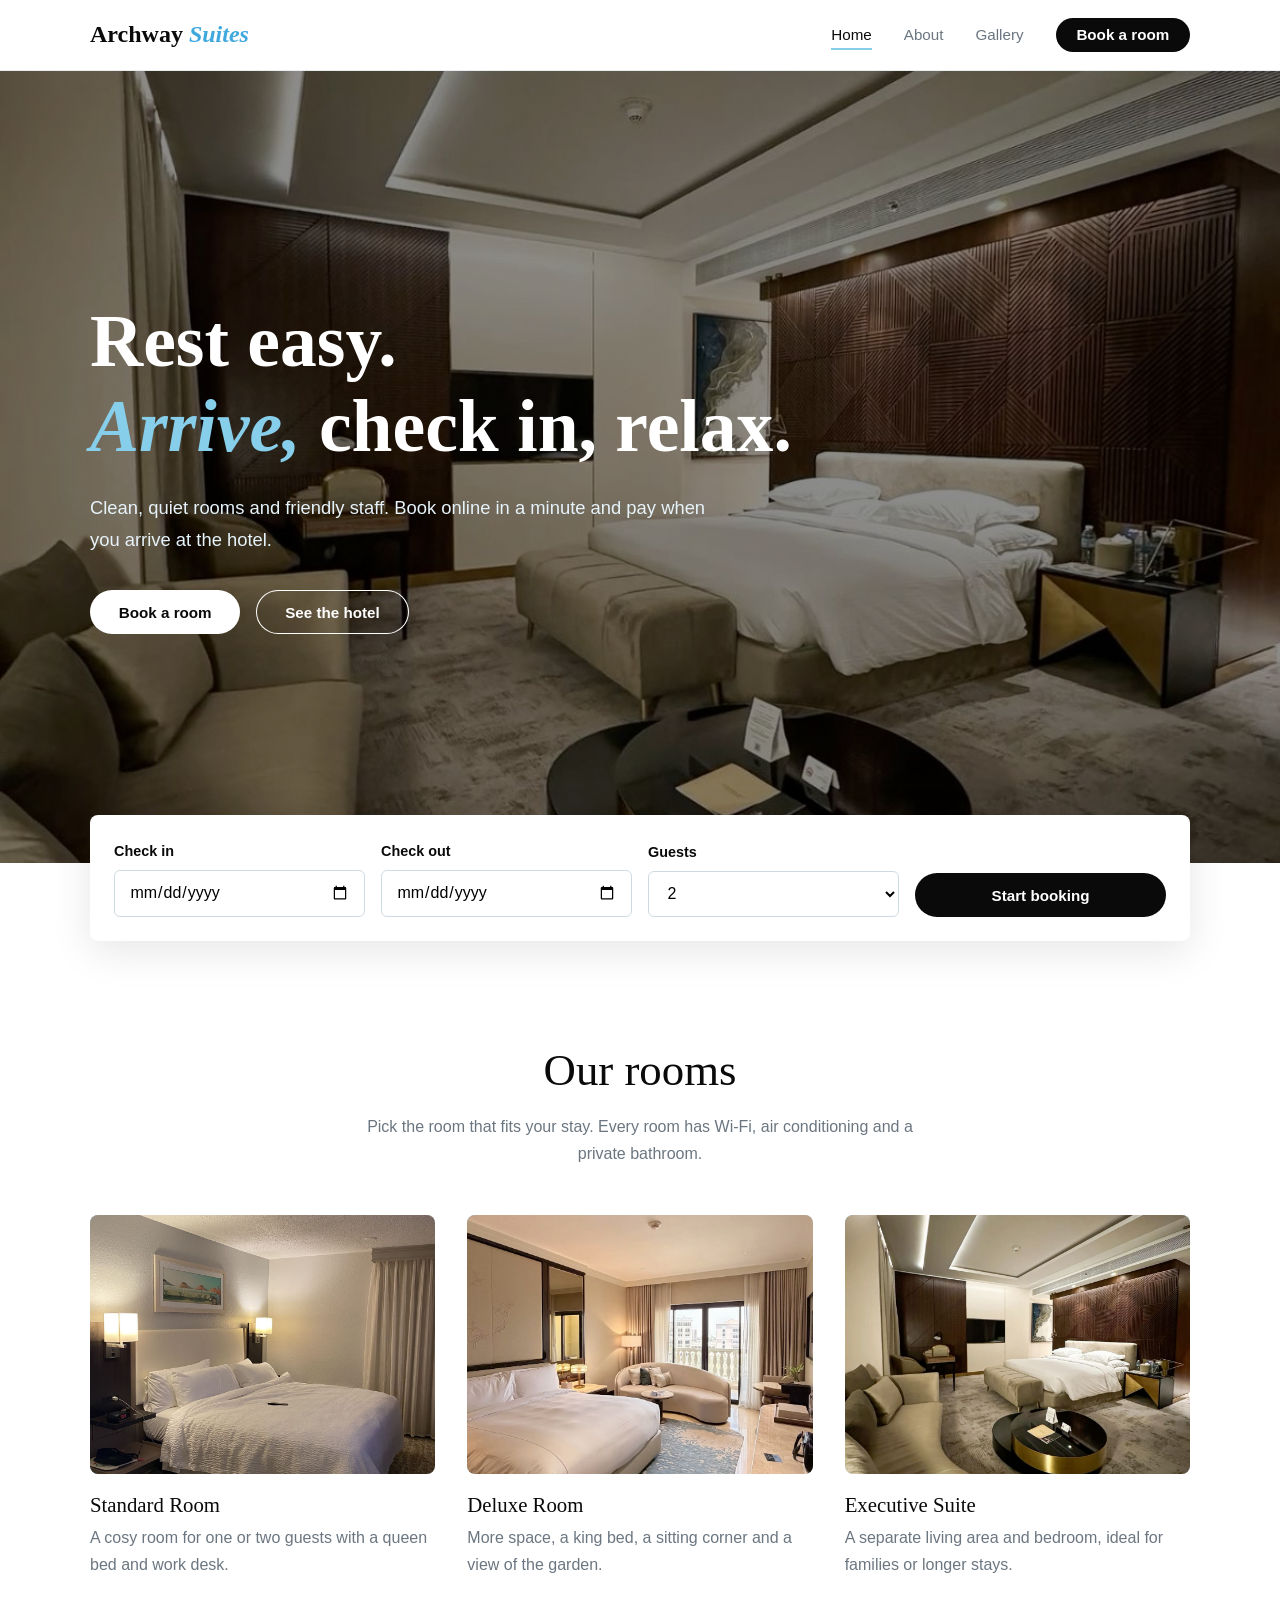
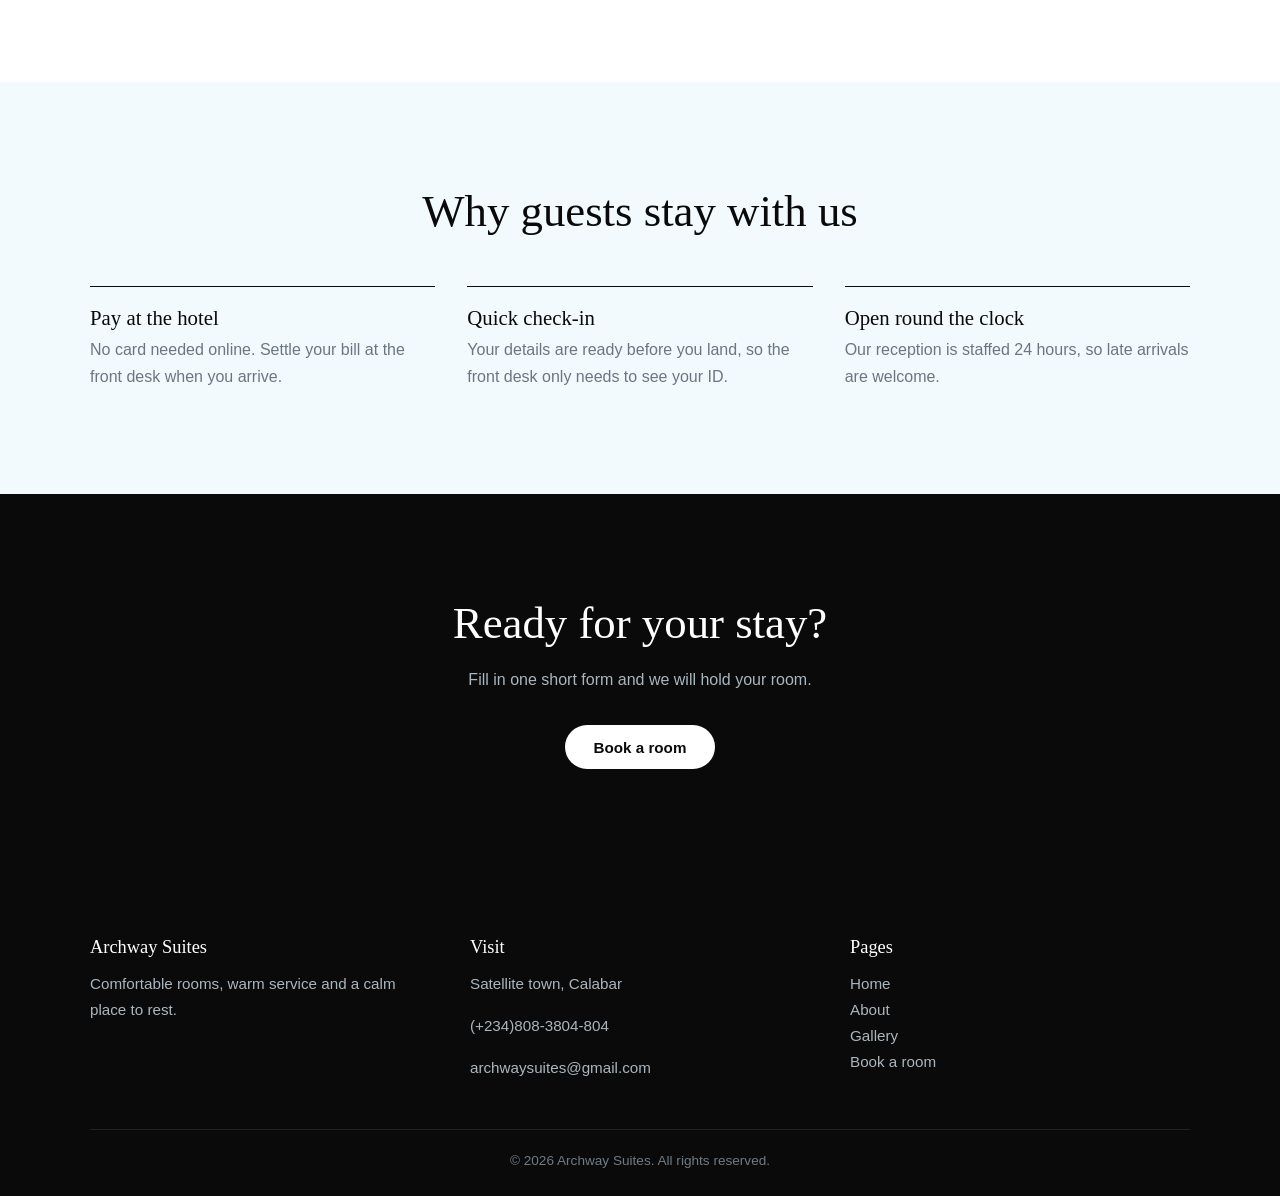
<file: index.html>
<!doctype html>
<html lang="en">
  <head>
    <meta charset="UTF-8" />
    <meta name="viewport" content="width=device-width,initial-scale=1" />
    <title>Home | Archway Suites</title>
    <link rel="stylesheet" href="style.css" />
  </head>
  <body>
    <header class="site-header">
      <div class="container nav">
        <a class="logo" href="index.html">
          <b>Archway</b>
          <span><b>Suites</b></span>
        </a>
        <button class="menu-btn" aria-label="Open menu">&#9776;</button>
        <nav id="nav">
          <a href="index.html" class="active">Home</a>
          <a href="about.html">About</a>
          <a href="gallery.html">Gallery</a>
          <a class="btn btn-sm" href="booking.html">Book a room</a>
        </nav>
      </div>
    </header>
    <section class="hero">
      <div class="container">
        <h1>
          <b>Rest easy.
          <br/>
          <em>Arrive,</em>
          check in, relax.</b>
        </h1>
        <p>
          Clean, quiet rooms and friendly staff. Book online in a minute and pay when you arrive at
          the hotel.
        </p>
        <div class="actions">
          <a class="btn btn-light" href="booking.html">Book a room</a>
          <a class="btn btn-ghost" href="gallery.html">See the hotel</a>
        </div>
      </div>
    </section>

    <section class="quick">
      <div class="container">
        <form action="booking.html" method="get">
          <div class="field">
            <label for="q1">Check in</label>
            <input type="date" id="q1" name="in" class="date-in" />
          </div>
          <div class="field">
            <label for="q2">Check out</label>
            <input type="date" id="q2" name="out" class="date-out" />
          </div>
          <div class="field">
            <label for="q3">Guests</label>
            <select id="q3" name="guests">
              <option>1</option>
              <option selected>2</option>
              <option>3</option>
              <option>4</option>
            </select>
          </div>
          <button class="btn" type="submit">Start booking</button>
        </form>
      </div>
    </section>

    <section>
      <div class="container center reveal">
        <h2>Our rooms</h2>
        <p>
          Pick the room that fits your stay. Every room has Wi-Fi, air conditioning and a private
          bathroom.
        </p>
        <div class="grid g3">
          <article class="card">
            <div class="thumb">
              <img src="images/IMG_3229.JPG" alt="Standard room" onerror="this.remove()" />
            </div>
            <div class="body">
              <h3>Standard Room</h3>
              <p>A cosy room for one or two guests with a queen bed and work desk.</p>
            </div>
          </article>
          <article class="card">
            <div class="thumb">
              <img src="images/IMG_3230.JPG" alt="Deluxe room" onerror="this.remove()" />
            </div>
            <div class="body">
              <h3>Deluxe Room</h3>
              <p>More space, a king bed, a sitting corner and a view of the garden.</p>
            </div>
          </article>
          <article class="card">
            <div class="thumb">
              <img src="images/IMG_3231.JPG" alt="Executive suite" onerror="this.remove()" />
            </div>
            <div class="body">
              <h3>Executive Suite</h3>
              <p>A separate living area and bedroom, ideal for families or longer stays.</p>
            </div>
          </article>
        </div>
      </div>
    </section>

    <section class="tint">
      <div class="container center reveal">
        <h2>Why guests stay with us</h2>
        <div class="grid g3">
          <div class="feature">
            <h3>Pay at the hotel</h3>
            <p>No card needed online. Settle your bill at the front desk when you arrive.</p>
          </div>
          <div class="feature">
            <h3>Quick check-in</h3>
            <p>
              Your details are ready before you land, so the front desk only needs to see your ID.
            </p>
          </div>
          <div class="feature">
            <h3>Open round the clock</h3>
            <p>Our reception is staffed 24 hours, so late arrivals are welcome.</p>
          </div>
        </div>
      </div>
    </section>

    <section class="dark">
      <div class="container center reveal">
        <h2>Ready for your stay?</h2>
        <p>Fill in one short form and we will hold your room.</p>
        <a class="btn" href="booking.html">Book a room</a>
      </div>
    </section>
    <footer>
      <div class="container">
        <div class="foot">
          <div>
            <h3>Archway Suites</h3>
            <p>Comfortable rooms, warm service and a calm place to rest.</p>
          </div>
          <div>
            <h3>Visit</h3>
            <p>Satellite town, Calabar</p>
            <p>(+234)808-3804-804</p>
            <p>archwaysuites@gmail.com</p>
          </div>
          <div>
            <h3>Pages</h3>
            <a href="index.html">Home</a>
            <a href="about.html">About</a>
            <a href="gallery.html">Gallery</a>
            <a href="booking.html">Book a room</a>
          </div>
        </div>
        <div class="copy">
          &copy;
          <span id="year"></span>
          Archway Suites. All rights reserved.
        </div>
      </div>
    </footer>
    <script src="script.js"></script>
  </body>
</html>
</file>
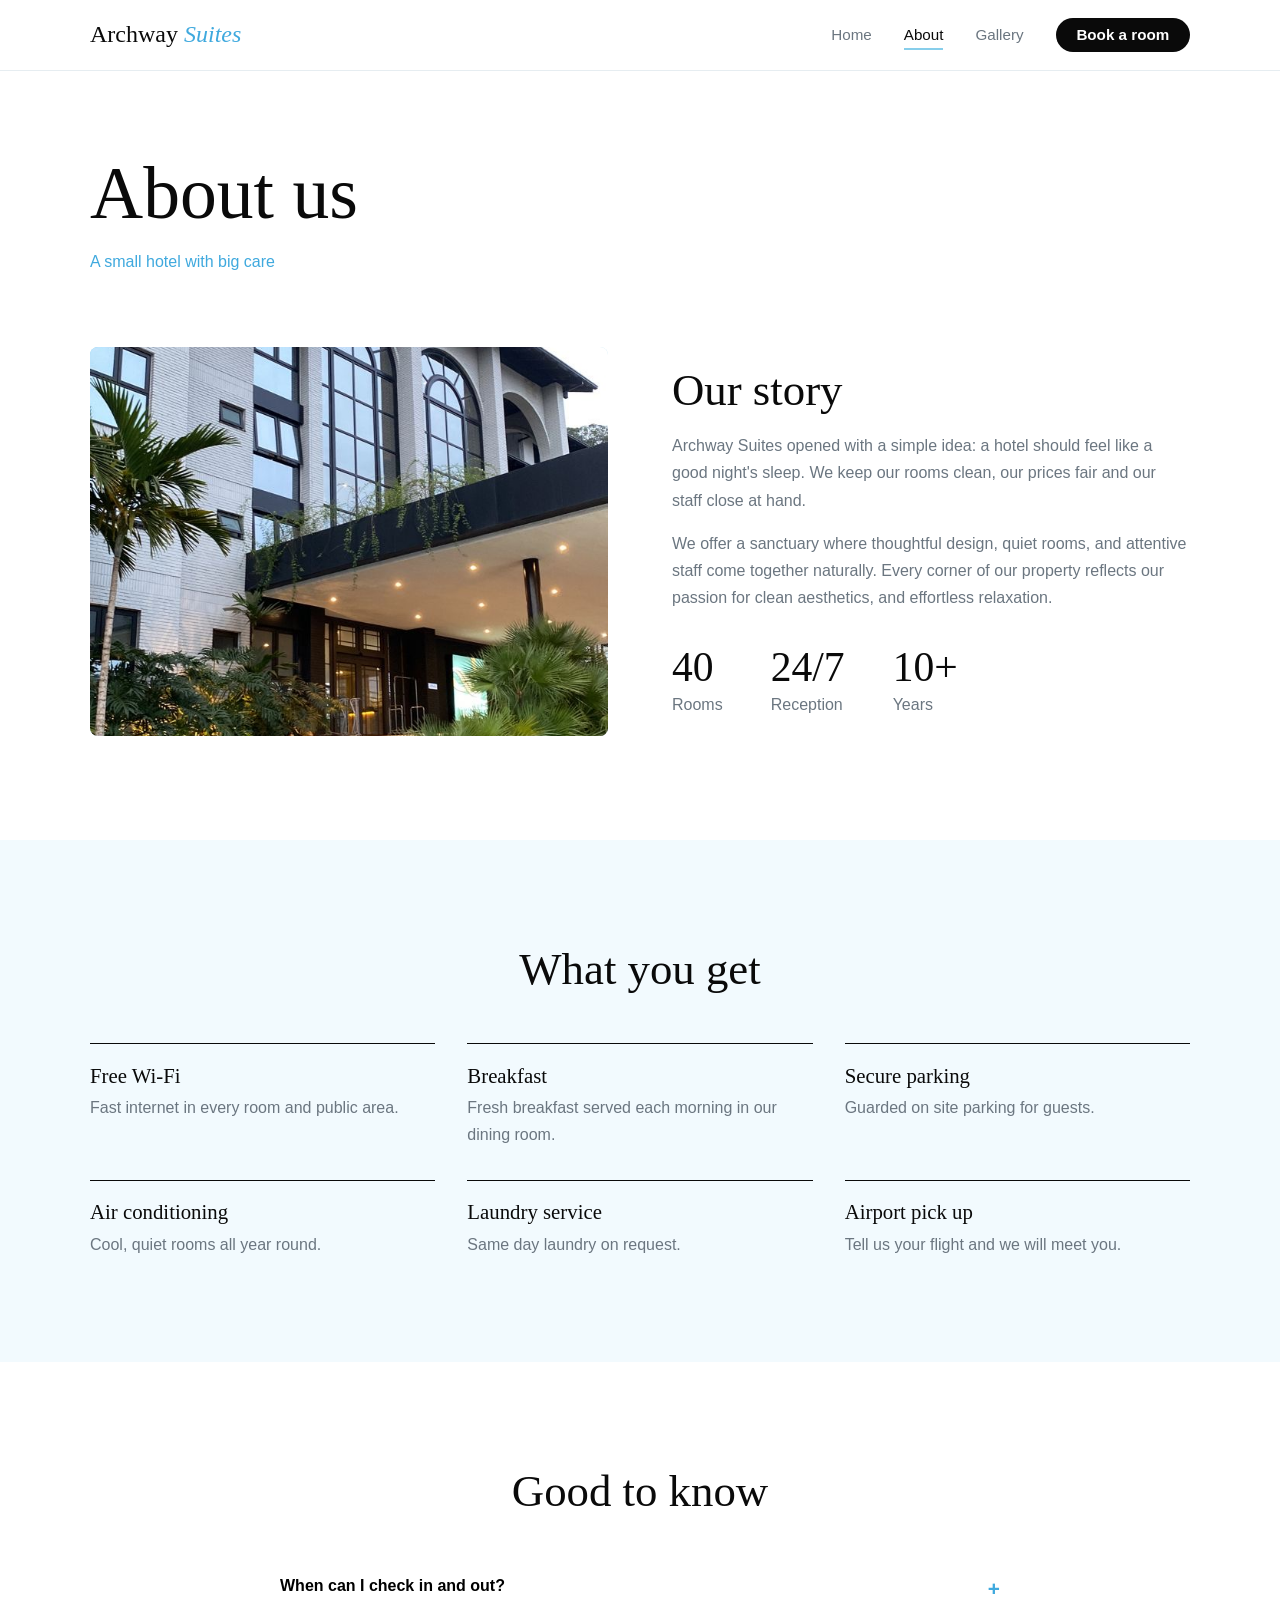
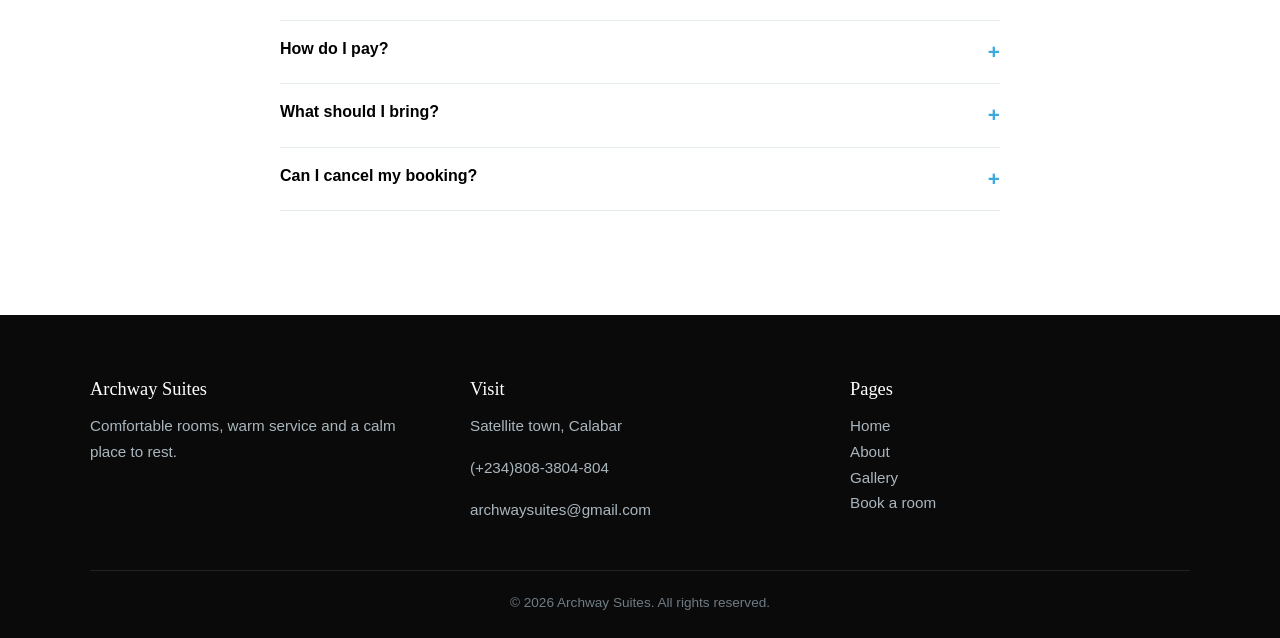
<file: about.html>
<!doctype html>
<html lang="en">
  <head>
    <meta charset="UTF-8" />
    <meta name="viewport" content="width=device-width,initial-scale=1" />
    <title>About | Archway Suites</title>
    <link rel="stylesheet" href="style.css" />
  </head>
  <body>
    <header class="site-header">
      <div class="container nav">
        <a class="logo" href="index.html">
          Archway
          <span>Suites</span>
        </a>
        <button class="menu-btn" aria-label="Open menu">&#9776;</button>
        <nav id="nav">
          <a href="index.html">Home</a>
          <a href="about.html" class="active">About</a>
          <a href="gallery.html">Gallery</a>
          <a class="btn btn-sm" href="booking.html">Book a room</a>
        </nav>
      </div>
    </header>
    <div class="page-hero">
      <div class="container">
        <h1>About us</h1>
        <p>A small hotel with big care</p>
      </div>
    </div>
    <section>
      <div class="container">
        <div class="grid g2 reveal">
          <div class="thumb">
            <img src="images/IMG_3235.JPG" alt="Hotel exterior" onerror="this.remove()" />
          </div>
          <div>
            <h2>Our story</h2>
            <p>
              Archway Suites opened with a simple idea: a hotel should feel like a good night's sleep.
              We keep our rooms clean, our prices fair and our staff close at hand.
            </p>
            <p>We offer a sanctuary where thoughtful design, quiet rooms, and attentive staff come together naturally. Every corner of our property reflects our passion 
              for clean aesthetics, and effortless relaxation.</p>
            <div class="stats">
              <div>
                <strong>40</strong>
                Rooms
              </div>
              <div>
                <strong>24/7</strong>
                Reception
              </div>
              <div>
                <strong>10+</strong>
                Years
              </div>
            </div>
          </div>
        </div>
      </div>
    </section>

    <section class="tint">
      <div class="container center reveal">
        <h2>What you get</h2>
        <div class="grid g3">
          <div class="feature">
            <h3>Free Wi-Fi</h3>
            <p>Fast internet in every room and public area.</p>
          </div>
          <div class="feature">
            <h3>Breakfast</h3>
            <p>Fresh breakfast served each morning in our dining room.</p>
          </div>
          <div class="feature">
            <h3>Secure parking</h3>
            <p>Guarded on site parking for guests.</p>
          </div>
          <div class="feature">
            <h3>Air conditioning</h3>
            <p>Cool, quiet rooms all year round.</p>
          </div>
          <div class="feature">
            <h3>Laundry service</h3>
            <p>Same day laundry on request.</p>
          </div>
          <div class="feature">
            <h3>Airport pick up</h3>
            <p>Tell us your flight and we will meet you.</p>
          </div>
        </div>
      </div>
    </section>

    <section>
      <div class="container center reveal">
        <h2>Good to know</h2>
        <div class="faq">
          <button>When can I check in and out?</button>
          <div class="ans">
            <p>
              Check in starts at 2:00 PM and check out is at 12:00 PM. Need earlier or later? Add a
              note in the booking form.
            </p>
          </div>
          <button>How do I pay?</button>
          <div class="ans">
            <p>You pay at the hotel front desk when you arrive. Cash and cards are accepted.</p>
          </div>
          <button>What should I bring?</button>
          <div class="ans">
            <p>A valid photo ID for every adult guest. We will ask to see it at check in.</p>
          </div>
          <button>Can I cancel my booking?</button>
          <div class="ans">
            <p>
              Yes. Call or email us with your booking reference at least 24 hours before arrival.
            </p>
          </div>
        </div>
      </div>
    </section>
    <footer>
      <div class="container">
        <div class="foot">
          <div>
            <h3>Archway Suites</h3>
            <p>Comfortable rooms, warm service and a calm place to rest.</p>
          </div>
          <div>
            <h3>Visit</h3>
            <p>Satellite town, Calabar</p>
            <p>(+234)808-3804-804</p>
            <p>archwaysuites@gmail.com</p>
          </div>
          <div>
            <h3>Pages</h3>
            <a href="index.html">Home</a>
            <a href="about.html">About</a>
            <a href="gallery.html">Gallery</a>
            <a href="booking.html">Book a room</a>
          </div>
        </div>
        <div class="copy">
          &copy;
          <span id="year"></span>
          Archway Suites. All rights reserved.
        </div>
      </div>
    </footer>
    <script src="script.js"></script>
  </body>
</html>
</file>
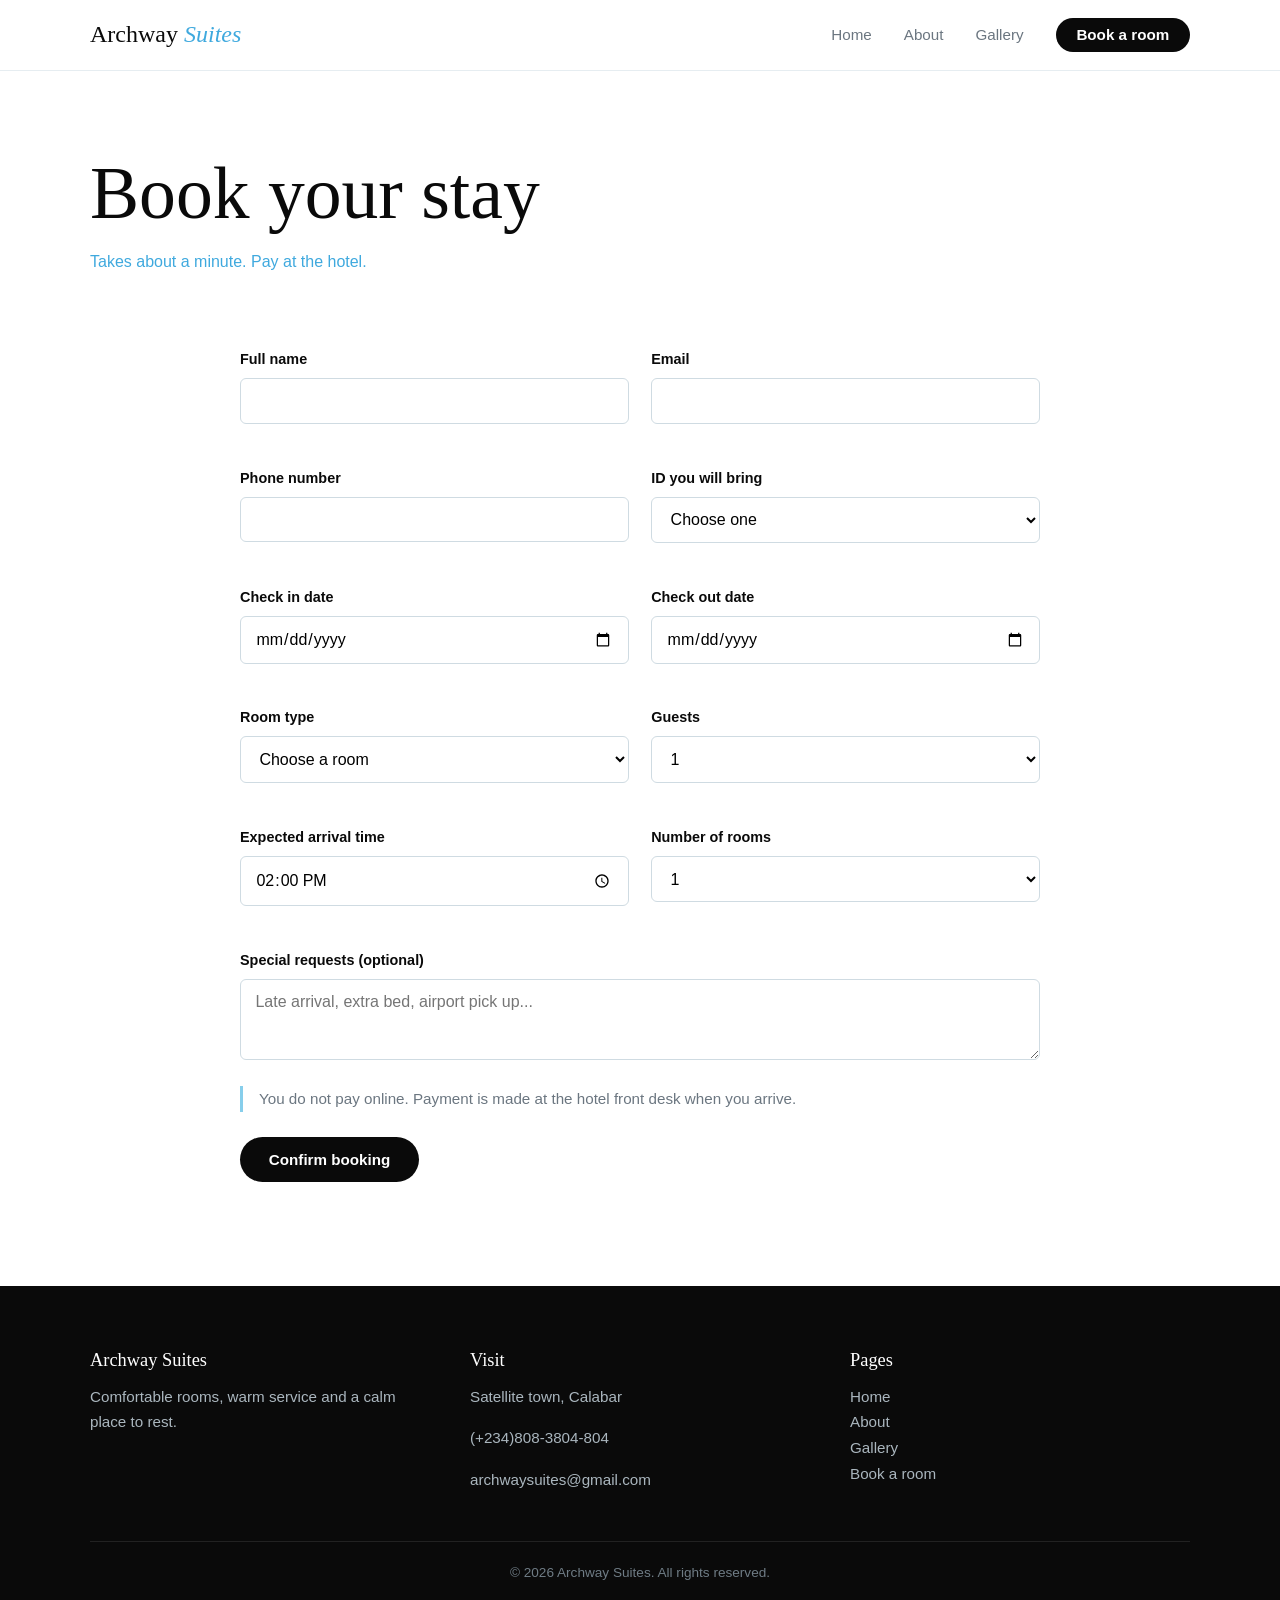
<file: booking.html>
<!doctype html>
<html lang="en">
  <head>
    <meta charset="UTF-8" />
    <meta name="viewport" content="width=device-width,initial-scale=1" />
    <title>Book a room | Archway Suites</title>
    <link rel="stylesheet" href="style.css" />
  </head>
  <body>
    <header class="site-header">
      <div class="container nav">
        <a class="logo" href="index.html">
          Archway 
          <span>Suites</span>
        </a>
        <button class="menu-btn" aria-label="Open menu">&#9776;</button>
        <nav id="nav">
          <a href="index.html">Home</a>
          <a href="about.html">About</a>
          <a href="gallery.html">Gallery</a>
          <a class="btn btn-sm" href="booking.html">Book a room</a>
        </nav>
      </div>
    </header>
    <div class="page-hero">
      <div class="container">
        <h1>Book your stay</h1>
        <p>Takes about a minute. Pay at the hotel.</p>
      </div>
    </div>
    <section>
      <div class="container">
        <div class="form-wrap">
          <form id="bookingForm" novalidate>
            <div class="fields">
              <div class="field">
                <label for="name">Full name</label>
                <input id="name" required autocomplete="name" />
                <span class="err"></span>
              </div>
              <div class="field">
                <label for="email">Email</label>
                <input id="email" type="email" required autocomplete="email" />
                <span class="err"></span>
              </div>
              <div class="field">
                <label for="phone">Phone number</label>
                <input id="phone" type="tel" required autocomplete="tel" />
                <span class="err"></span>
              </div>
              <div class="field">
                <label for="idType">ID you will bring</label>
                <select id="idType" required>
                  <option value="">Choose one</option>
                  <option>National ID</option>
                  <option>Passport</option>
                  <option>Driver's licence</option>
                </select>
                <span class="err"></span>
              </div>
              <div class="field">
                <label for="checkin">Check in date</label>
                <input id="checkin" type="date" class="date-in" required />
                <span class="err"></span>
              </div>
              <div class="field">
                <label for="checkout">Check out date</label>
                <input id="checkout" type="date" class="date-out" required />
                <span class="err"></span>
              </div>
              <div class="field">
                <label for="room">Room type</label>
                <select id="room" required>
                  <option value="">Choose a room</option>
                  <option>Standard Room - ₦45,000 per night</option>
                  <option>Deluxe Room - ₦70,000 per night</option>
                  <option>Executive Suite - ₦120,000 per night</option>
                </select>
                <span class="err"></span>
              </div>
              <div class="field">
                <label for="guests">Guests</label>
                <select id="guests">
                  <option selected>1</option>
                  <option>2</option>
                  <option>3</option>
                  <option>4</option>
                  <option>5</option>
                </select>
                <span class="err"></span>
              </div>
              <div class="field">
                <label for="arrival">Expected arrival time</label>
                <input id="arrival" type="time" value="14:00" />
                <span class="err"></span>
              </div>
              <div class="field">
                <label for="rooms">Number of rooms</label>
                <select id="rooms">
                  <option>1</option>
                  <option>2</option>
                  <option>3</option>
                </select>
                <span class="err"></span>
              </div>
              <div class="field full">
                <label for="requests">Special requests (optional)</label>
                <textarea
                  id="requests"
                  rows="3"
                  placeholder="Late arrival, extra bed, airport pick up..."
                ></textarea>
              </div>
            </div>
            <p class="summary" id="summary"></p>
            <div class="note">
              You do not pay online. Payment is made at the hotel front desk when you arrive.
            </div>
            <button class="btn btn-dark" type="submit">Confirm booking</button>
          </form>

          <div class="confirm" id="confirm">
            <div class="tick">&#10003;</div>
            <h2>Booking received</h2>
            <p>Show this reference at the front desk when you arrive.</p>
            <div class="ref" id="ref"></div>
            <div class="details" id="details"></div>
            <button class="btn" id="again" type="button">Make another booking</button>
          </div>
        </div>
      </div>
    </section>
    <footer>
      <div class="container">
        <div class="foot">
          <div>
            <h3>Archway Suites</h3>
            <p>Comfortable rooms, warm service and a calm place to rest.</p>
          </div>
          <div>
            <h3>Visit</h3>
            <p>Satellite town, Calabar</p>
            <p>(+234)808-3804-804</p>
            <p>archwaysuites@gmail.com</p>
          </div>
          <div>
            <h3>Pages</h3>
            <a href="index.html">Home</a>
            <a href="about.html">About</a>
            <a href="gallery.html">Gallery</a>
            <a href="booking.html">Book a room</a>
          </div>
        </div>
        <div class="copy">
          &copy;
          <span id="year"></span>
          Archway Suites. All rights reserved.
        </div>
      </div>
    </footer>
    <script src="script.js"></script>
  </body>
</html>
</file>
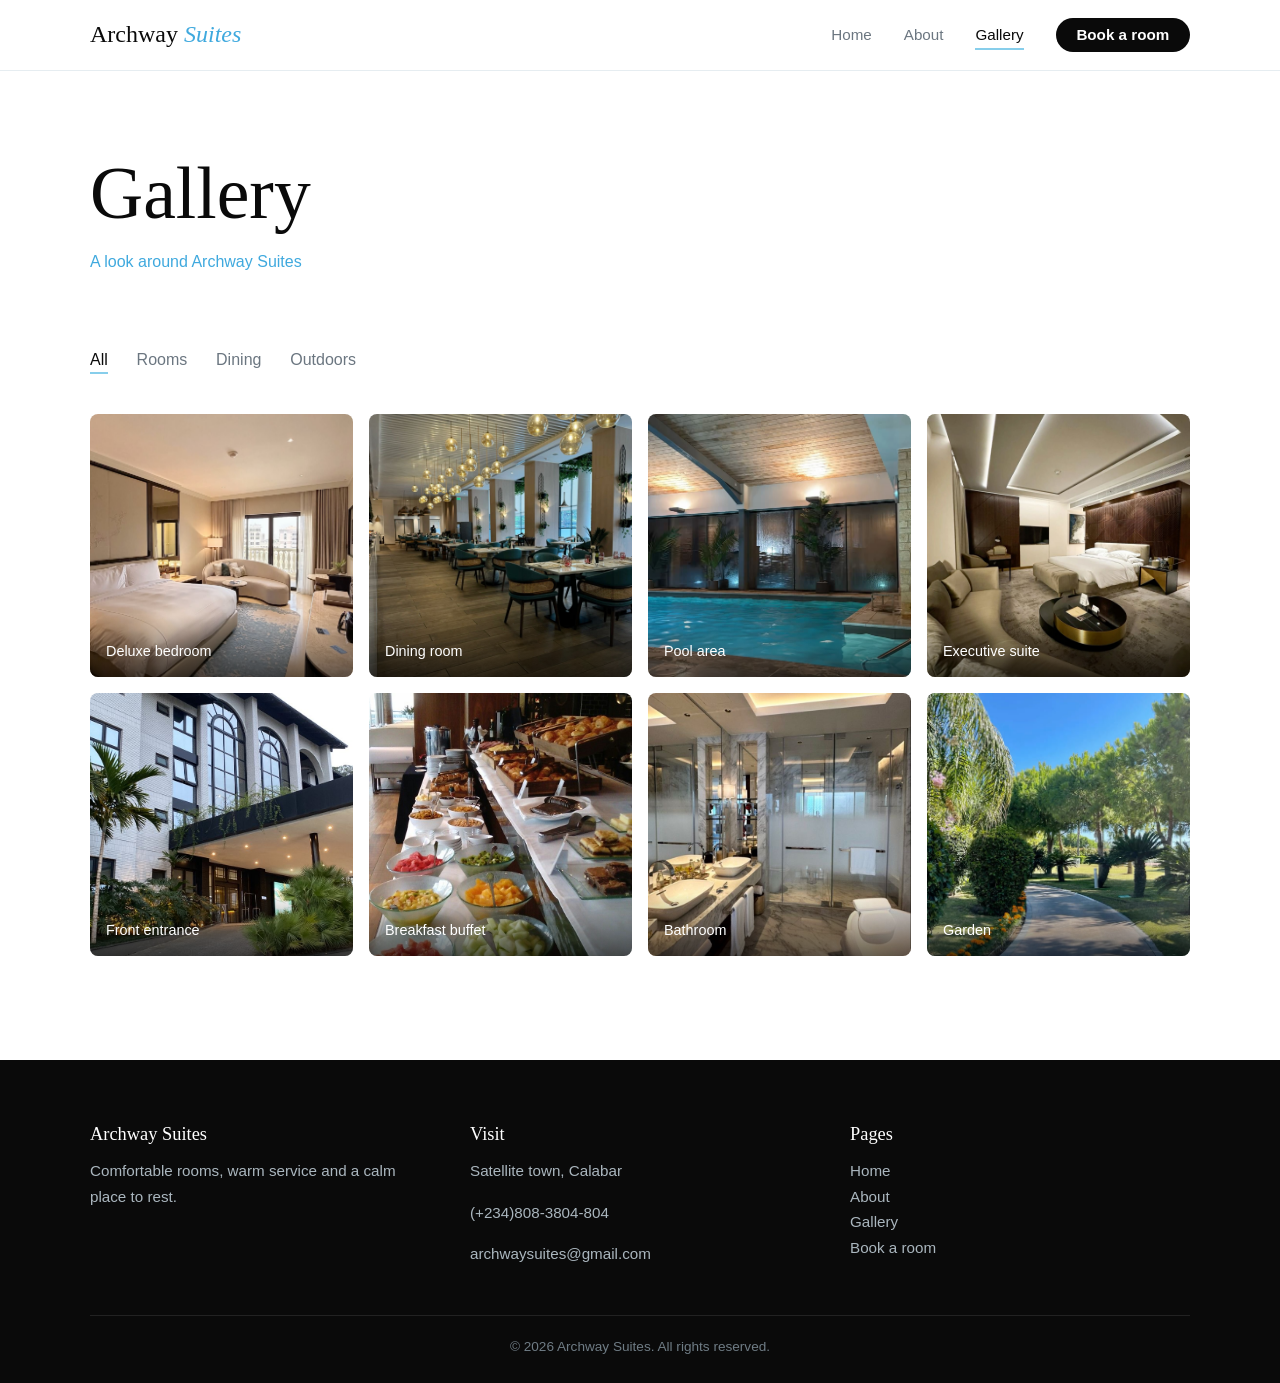
<file: gallery.html>
<!doctype html>
<html lang="en">
  <head>
    <meta charset="UTF-8" />
    <meta name="viewport" content="width=device-width,initial-scale=1" />
    <title>Gallery | Archway Suites</title>
    <link rel="stylesheet" href="style.css" />
  </head>
  <body>
    <header class="site-header">
      <div class="container nav">
        <a class="logo" href="index.html">
          Archway 
          <span>Suites</span>
        </a>
        <button class="menu-btn" aria-label="Open menu">&#9776;</button>
        <nav id="nav">
          <a href="index.html">Home</a>
          <a href="about.html">About</a>
          <a href="gallery.html" class="active">Gallery</a>
          <a class="btn btn-sm" href="booking.html">Book a room</a>
        </nav>
      </div>
    </header>
    <div class="page-hero">
      <div class="container">
        <h1>Gallery</h1>
        <p>A look around Archway Suites</p>
      </div>
    </div>
    <section>
      <div class="container">
        <div class="filters">
          <button class="on" data-filter="all">All</button>
          <button data-filter="rooms">Rooms</button>
          <button data-filter="dining">Dining</button>
          <button data-filter="outdoors">Outdoors</button>
        </div>
        <div class="gallery">
          <div class="g-item" data-cat="rooms">
            <img src="images/IMG_3230.JPG" alt="Deluxe bedroom" onerror="this.remove()" />
            <span>Deluxe bedroom</span>
          </div>
          <div class="g-item" data-cat="dining">
            <img src="images/IMG_3232.JPG" alt="Dining room" onerror="this.remove()" />
            <span>Dining room</span>
          </div>
          <div class="g-item" data-cat="outdoors">
            <img src="images/IMG_3234.JPG" alt="Pool area" onerror="this.remove()" />
            <span>Pool area</span>
          </div>
          <div class="g-item" data-cat="rooms">
            <img src="images/IMG_3231.JPG" alt="Executive suite" onerror="this.remove()" />
            <span>Executive suite</span>
          </div>
          <div class="g-item" data-cat="outdoors">
            <img src="images/IMG_3235.JPG" alt="Front entrance" onerror="this.remove()" />
            <span>Front entrance</span>
          </div>
          <div class="g-item" data-cat="dining">
            <img src="images/IMG_3236.JPG" alt="Breakfast buffet" onerror="this.remove()" />
            <span>Breakfast buffet</span>
          </div>
          <div class="g-item" data-cat="rooms">
            <img src="images/IMG_3238.JPG" alt="Bathroom" onerror="this.remove()" />
            <span>Bathroom</span>
          </div>
          <div class="g-item" data-cat="outdoors">
            <img src="images/IMG_3237.JPG" alt="Garden" onerror="this.remove()" />
            <span>Garden</span>
          </div>
        </div>
        
      </div>
    </section>
    <div class="lightbox" id="lightbox">
      <button aria-label="Close">&times;</button>
      <img alt="" />
    </div>
    <footer>
      <div class="container">
        <div class="foot">
          <div>
            <h3>Archway Suites</h3>
            <p>Comfortable rooms, warm service and a calm place to rest.</p>
          </div>
          <div>
            <h3>Visit</h3>
            <p>Satellite town, Calabar</p>
            <p>(+234)808-3804-804</p>
            <p>archwaysuites@gmail.com</p>
          </div>
          <div>
            <h3>Pages</h3>
            <a href="index.html">Home</a>
            <a href="about.html">About</a>
            <a href="gallery.html">Gallery</a>
            <a href="booking.html">Book a room</a>
          </div>
        </div>
        <div class="copy">
          &copy;
          <span id="year"></span>
          Archway Suites. All rights reserved.
        </div>
      </div>
    </footer>
    <script src="script.js"></script>
  </body>
</html>
</file>
<file: style.css>
:root {
  --sky: #87ceeb;
  --sky-deep: #3fa9de;
  --sky-soft: #f2fafe;
  --black: #0a0a0a;
  --white: #ffffff;
  --grey: #6b7680;
  --line: #e6edf1;
  --radius: 8px;
}

/* BASE */
* {
  box-sizing: border-box;
  margin: 0;
  padding: 0;
}

html {
  scroll-behavior: smooth;
}

body {
  font-family: Arial, Helvetica, sans-serif;
  font-size: 16px;
  line-height: 1.7;
  color: var(--black);
  background: var(--white);
  cursor: pointer;
}

h1,
h2,
h3,
.logo {
  font-family: "Times New Roman", Times, serif;
  font-weight: 400;
  line-height: 1.15;
}

h1 {
  font-size: clamp(2.6rem, 6vw, 4.6rem);
}

h2 {
  font-size: clamp(1.9rem, 4vw, 2.8rem);
  margin-bottom: 1rem;
}

h3 {
  font-size: 1.3rem;
  margin-bottom: 0.4rem;
}

p {
  color: var(--grey);
  max-width: 62ch;
}

p + p {
  margin-top: 1rem;
}

img {
  display: block;
  max-width: 100%;
}

a {
  color: inherit;
}

:focus-visible {
  outline: 2px solid var(--sky-deep);
  outline-offset: 3px;
}

.container {
  width: min(1100px, 90%);
  margin-inline: auto;
}

section {
  padding: 6.5rem 0;
}

.center {
  text-align: center;
}

.center p {
  margin-inline: auto;
}

.center .grid {
  text-align: left;
}

/* HEADER */
.site-header {
  position: sticky;
  top: 0;
  z-index: 50;
  background: rgba(255, 255, 255, 0.94);
  backdrop-filter: blur(8px);
  border-bottom: 1px solid var(--line);
}

.nav {
  display: flex;
  align-items: center;
  justify-content: space-between;
  padding: 1.1rem 0;
}

.logo {
  font-size: 1.5rem;
  text-decoration: none;
}

.logo span {
  color: var(--sky-deep);
  font-style: italic;
}

nav {
  display: flex;
  align-items: center;
  gap: 2rem;
}

nav a {
  font-size: 0.95rem;
  color: var(--grey);
  text-decoration: none;
  transition: color 0.2s;
}

nav a:hover,
nav a.active {
  color: var(--black);
}

nav a.active {
  box-shadow: 0 2px 0 var(--sky);
}

nav a.btn {
  color: var(--white);
  box-shadow: none;
}

.menu-btn {
  display: none;
  background: none;
  border: 0;
  font-size: 1.7rem;
  cursor: pointer;
}

/* BUTTONS */
.btn {
  display: inline-block;
  padding: 0.85rem 1.8rem;
  font:
    700 0.95rem Arial,
    sans-serif;
  color: var(--white);
  background: var(--black);
  border: 0;
  border-radius: 50px;
  text-decoration: none;
  cursor: pointer;
  transition:
    background 0.25s,
    color 0.25s;
}

.btn:hover {
  background: var(--sky-deep);
}

.btn-sm {
  padding: 0.55rem 1.3rem;
}

.btn-light {
  background: var(--white);
  color: var(--black);
}

.btn-light:hover {
  background: var(--sky);
}

.btn-ghost {
  background: transparent;
  color: var(--white);
  box-shadow: inset 0 0 0 1px var(--white);
}

.btn-ghost:hover {
  background: var(--white);
  color: var(--black);
}

/* HERO */
.hero {
  display: flex;
  align-items: center;
  min-height: 88vh;
  color: var(--white);
  background:
    linear-gradient(rgba(0, 0, 0, 0.45), rgba(0, 0, 0, 0.45)),
    url("images/IMG_3231.JPG") center / cover,
    linear-gradient(160deg, var(--black), var(--sky-deep));
}

.hero h1 em {
  color: var(--sky);
}

.hero p {
  margin: 1.5rem 0 2.2rem;
  font-size: 1.15rem;
  color: #e6f3fa;
}

.hero .actions {
  display: flex;
  flex-wrap: wrap;
  gap: 1rem;
}

.page-hero {
  padding: 5rem 0 1rem;
}

.page-hero p {
  margin-top: 0.8rem;
  color: var(--sky-deep);
}

.page-hero + section {
  padding-top: 3.5rem;
}

/* CONTENT SECTIONS */
.quick {
  position: relative;
  z-index: 5;
  margin-top: -3rem;
  padding: 0;
}

.quick form {
  display: grid;
  grid-template-columns: repeat(auto-fit, minmax(170px, 1fr));
  gap: 1rem;
  align-items: end;
  padding: 1.5rem;
  background: var(--white);
  border-radius: var(--radius);
  box-shadow: 0 10px 40px rgba(0, 0, 0, 0.1);
}

.grid {
  display: grid;
  gap: 2rem;
  margin-top: 3rem;
}

.g3 {
  grid-template-columns: repeat(auto-fit, minmax(260px, 1fr));
}

.g2 {
  grid-template-columns: repeat(auto-fit, minmax(300px, 1fr));
  align-items: center;
  gap: 4rem;
  margin-top: 0;
}

.thumb {
  position: relative;
  overflow: hidden;
  aspect-ratio: 4 / 3;
  border-radius: var(--radius);
  background: linear-gradient(135deg, var(--sky), var(--sky-soft));
}

.thumb img {
  position: absolute;
  inset: 0;
  width: 100%;
  height: 100%;
  object-fit: cover;
  transition: transform 0.6s;
}

.card:hover .thumb img {
  transform: scale(1.05);
}

.card .body {
  padding: 1.2rem 0 0;
}

.feature {
  padding-top: 1.2rem;
  border-top: 1px solid var(--black);
}

.tint {
  background: var(--sky-soft);
}

.dark {
  color: var(--white);
  background: var(--black);
}

.dark p {
  color: #aab6be;
}

.dark .btn {
  margin-top: 2rem;
  color: var(--black);
  background: var(--white);
}

.dark .btn:hover {
  background: var(--sky);
}

.stats {
  display: flex;
  flex-wrap: wrap;
  gap: 3rem;
  margin-top: 2rem;
  color: var(--grey);
}

.stats strong {
  display: block;
  font:
    400 2.6rem "Times New Roman",
    serif;
  color: var(--black);
}

/* FAQ (I used script.js for open/close) */
.faq {
  max-width: 720px;
  margin: 2.5rem auto 0;
  text-align: left;
}

.faq button {
  display: flex;
  justify-content: space-between;
  width: 100%;
  padding: 1.2rem 0;
  font:
    700 1rem Arial,
    sans-serif;
  text-align: left;
  background: none;
  border: 0;
  border-bottom: 1px solid var(--line);
  cursor: pointer;
}

.faq button::after {
  content: "+";
  color: var(--sky-deep);
  font-size: 1.3rem;
}

.faq button.open::after {
  content: "-";
}

.faq .ans {
  max-height: 0;
  overflow: hidden;
  transition: max-height 0.35s;
}

.faq .ans p {
  padding: 1rem 0;
}

/* GALLERY */
.filters {
  display: flex;
  flex-wrap: wrap;
  gap: 1.8rem;
  margin-bottom: 2.5rem;
}

.filters button {
  padding: 0.2rem 0;
  font:
    400 1rem Arial,
    sans-serif;
  color: var(--grey);
  background: none;
  border: 0;
  border-bottom: 2px solid transparent;
  cursor: pointer;
  transition: color 0.2s;
}

.filters button:hover,
.filters button.on {
  color: var(--black);
  border-color: var(--sky);
}

.gallery {
  display: grid;
  grid-template-columns: repeat(auto-fill, minmax(260px, 1fr));
  gap: 1rem;
}

.g-item {
  position: relative;
  overflow: hidden;
  aspect-ratio: 1;
  border-radius: var(--radius);
  background: linear-gradient(135deg, var(--sky), var(--sky-soft));
  cursor: zoom-in;
}

.g-item img {
  width: 100%;
  height: 100%;
  object-fit: cover;
  transition: transform 0.6s;
}

.g-item:hover img {
  transform: scale(1.06);
}

.g-item span {
  position: absolute;
  inset: auto 0 0 0;
  padding: 1.5rem 1rem 0.8rem;
  font-size: 0.9rem;
  color: var(--white);
  background: linear-gradient(transparent, rgba(0, 0, 0, 0.6));
}

.g-item.hide {
  display: none;
}

.lightbox {
  position: fixed;
  inset: 0;
  z-index: 100;
  display: none;
  align-items: center;
  justify-content: center;
  padding: 1rem;
  background: rgba(0, 0, 0, 0.92);
}

.lightbox.show {
  display: flex;
}

.lightbox img {
  max-height: 88vh;
  border-radius: var(--radius);
}

.lightbox button {
  position: absolute;
  top: 1rem;
  right: 1.4rem;
  font-size: 2.4rem;
  color: var(--white);
  background: none;
  border: 0;
  cursor: pointer;
}

/* BOOKING FORM */
.form-wrap {
  max-width: 800px;
  margin: 0 auto;
}

.fields {
  display: grid;
  grid-template-columns: repeat(2, 1fr);
  gap: 1.4rem;
}

.field {
  display: flex;
  flex-direction: column;
  gap: 0.4rem;
}

.field.full {
  grid-column: 1 / -1;
}

label {
  font-size: 0.9rem;
  font-weight: 700;
}

input,
select,
textarea {
  width: 100%;
  padding: 0.8rem 0.9rem;
  font:
    1rem Arial,
    sans-serif;
  background: var(--white);
  border: 1px solid #cfdbe2;
  border-radius: 6px;
  transition:
    border-color 0.2s,
    box-shadow 0.2s;
}

input:focus,
select:focus,
textarea:focus {
  outline: none;
  border-color: var(--sky-deep);
  box-shadow: 0 0 0 3px var(--sky-soft);
}

.field.bad input,
.field.bad select {
  border-color: #d33;
}

.err {
  min-height: 1em;
  font-size: 0.82rem;
  color: #c22;
}

.note {
  margin: 1.6rem 0;
  padding-left: 1rem;
  border-left: 3px solid var(--sky);
  color: var(--grey);
  font-size: 0.95rem;
}

.summary {
  font-weight: 700;
}

.confirm {
  display: none;
  text-align: center;
}

.confirm.show {
  display: block;
}

.confirm p {
  margin-inline: auto;
}

.tick {
  display: grid;
  place-items: center;
  width: 72px;
  height: 72px;
  margin: 0 auto 1.2rem;
  font-size: 2rem;
  background: var(--sky);
  border-radius: 50%;
  animation: pop 0.5s;
}

.ref {
  display: inline-block;
  margin: 1rem 0;
  padding: 0.4rem 1.4rem;
  font:
    400 2rem "Times New Roman",
    serif;
  color: var(--sky);
  background: var(--black);
  border-radius: var(--radius);
}

.details {
  max-width: 420px;
  margin: 1rem auto 2rem;
  text-align: left;
  border-top: 1px solid var(--line);
}

.details div {
  display: flex;
  justify-content: space-between;
  gap: 1rem;
  padding: 0.6rem 0;
  font-size: 0.95rem;
  border-bottom: 1px solid var(--line);
}

@keyframes pop {
  from {
    transform: scale(0.3);
    opacity: 0;
  }
  to {
    transform: scale(1);
    opacity: 1;
  }
}

/* FOOTER */
footer {
  padding: 4rem 0 1.5rem;
  color: var(--white);
  background: var(--black);
}

.foot {
  display: grid;
  grid-template-columns: repeat(auto-fit, minmax(220px, 1fr));
  gap: 2.5rem;
}

footer h3 {
  margin-bottom: 0.8rem;
  font-size: 1.15rem;
}

footer p,
footer a {
  display: block;
  font-size: 0.95rem;
  color: #aab6be;
  text-decoration: none;
}

footer a:hover {
  color: var(--sky);
}

.copy {
  margin-top: 3rem;
  padding-top: 1.2rem;
  font-size: 0.85rem;
  text-align: center;
  color: #6f7c85;
  border-top: 1px solid #222;
}

/* EFFECTS - sections will fade when scrolled to */
.reveal {
  opacity: 0;
  transform: translateY(20px);
  transition:
    opacity 0.8s,
    transform 0.8s;
}

.reveal.in {
  opacity: 1;
  transform: none;
}

/* Compatibility- MOBILE AND TABLET */
@media (max-width: 820px) {
  section {
    padding: 4rem 0;
  }

  .menu-btn {
    display: block;
  }

  nav {
    position: absolute;
    top: 100%;
    left: 0;
    right: 0;
    display: none;
    flex-direction: column;
    gap: 1.2rem;
    padding: 1.5rem 0 2rem;
    background: var(--white);
    border-bottom: 1px solid var(--line);
  }

  nav.open {
    display: flex;
  }

  .fields {
    grid-template-columns: 1fr;
  }

  .g2 {
    gap: 2rem;
  }
}

@media (prefers-reduced-motion: reduce) {
  * {
    transition: none !important;
    animation: none !important;
  }

  .reveal {
    opacity: 1;
    transform: none;
  }
}
</file>
